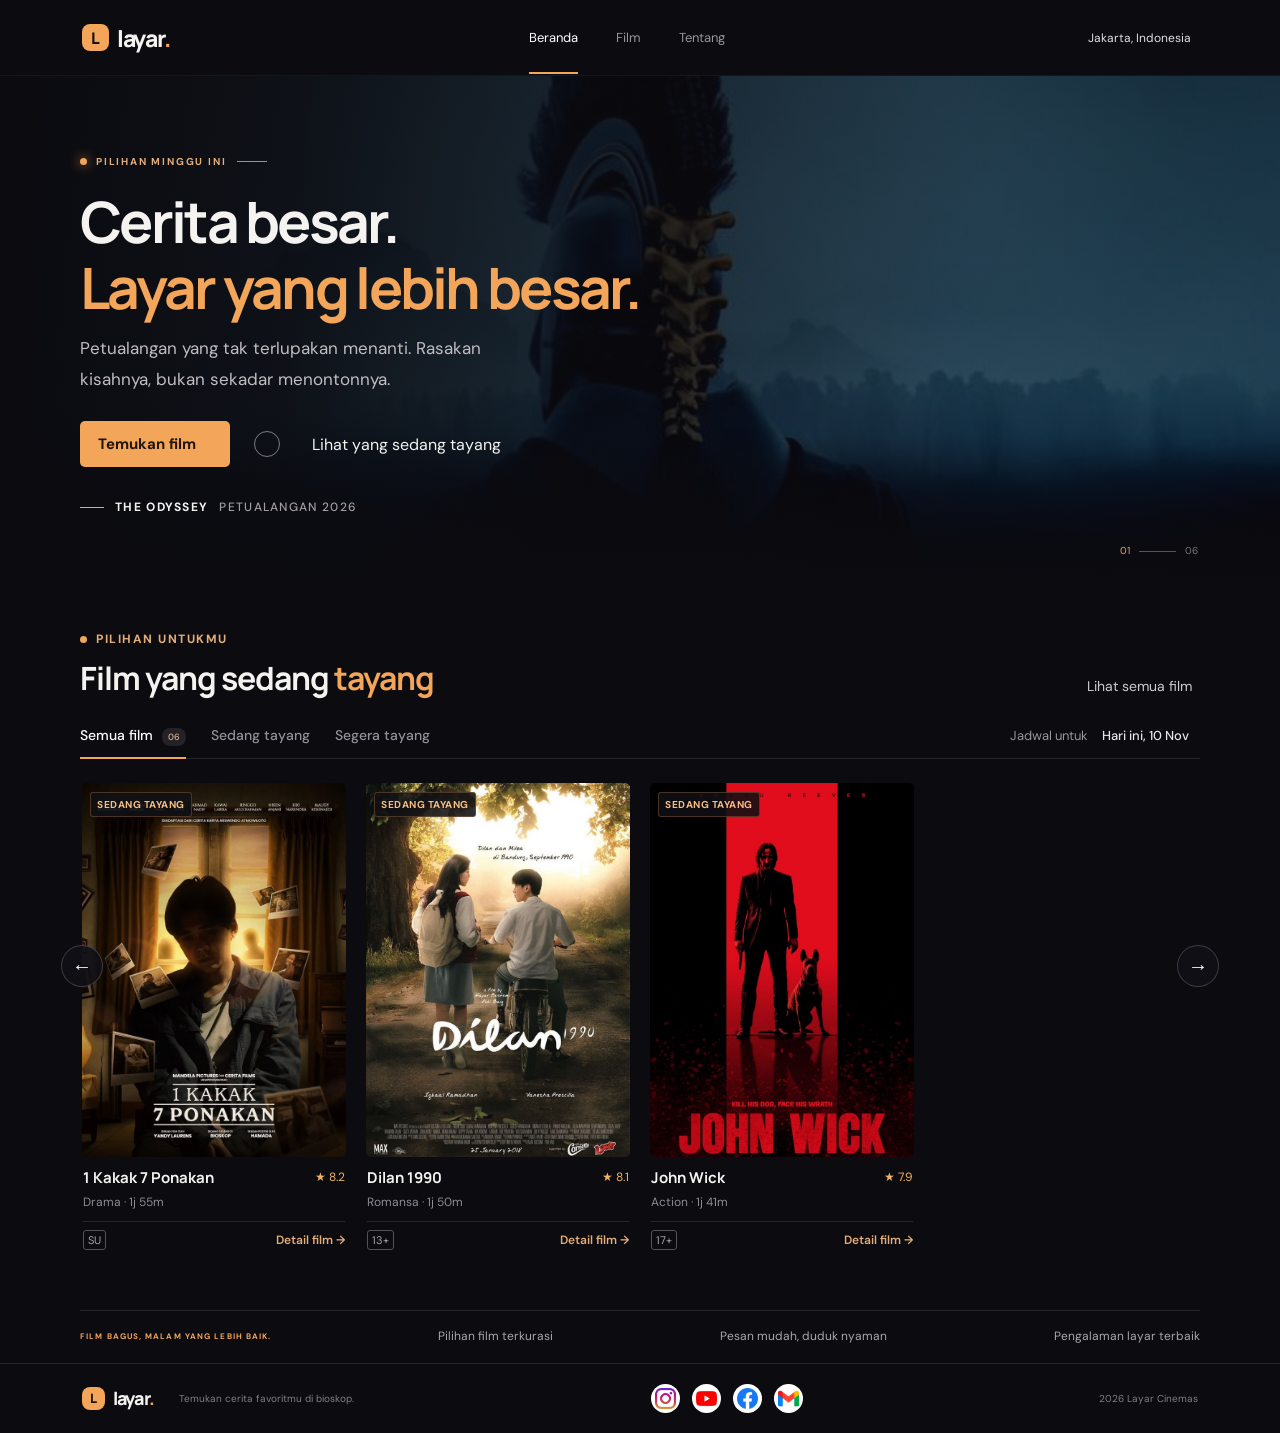
<file: index.html>
<!doctype html>
<html lang="id">
  <head>
    <meta charset="utf-8" />
    <meta name="viewport" content="width=device-width, initial-scale=1" />
    <meta name="theme-color" content="#0b0b10" />
    <meta
      name="description"
      content="Temukan film favorit dan pesan tiket bioskop dengan mudah bersama Layar."
    />
    <title>Layar - Cerita dimulai di sini</title>
    <link rel="preconnect" href="https://fonts.googleapis.com" />
    <link rel="preconnect" href="https://fonts.gstatic.com" crossorigin />
    <link
      href="https://fonts.googleapis.com/css2?family=DM+Sans:wght@400;500;600;700;800&family=Manrope:wght@400;500;600;700;800&display=swap"
      rel="stylesheet"
    />
    <link rel="stylesheet" href="style.css" />
  </head>
  <body>
    <header class="topbar">
      <a class="brand" href="#home" aria-label="Layar beranda"
        ><span class="brand-mark">L</span>layar<span class="brand-dot">.</span></a
      >
      <nav class="nav-links" aria-label="Navigasi utama">
        <a class="active" href="index.html">Beranda</a><a href="movies.html">Film</a
        ><a href="index.html#tentang">Tentang</a>
      </nav>
      <a class="location" href="movies.html"
        ><span class="pin"></span> Jakarta, Indonesia <span class="chevron"></span></a
      >
      <a class="mobile-ticket" href="booking.html">Pesan tiket <span></span></a>
    </header>

    <main id="home" data-page="home">
      <section class="hero" aria-label="Film pilihan">
        <img
          class="hero-image"
          src="Images/scene%20landscape/Odyssey%20Scene%201.jpeg"
          alt="Pemandangan epik dari film The Odyssey"
        />
        <div class="hero-shade"></div>
        <div class="hero-content">
          <div class="eyebrow">
            <span class="live-dot"></span> PILIHAN MINGGU INI <span class="eyebrow-line"></span>
          </div>
          <h1>Cerita besar.<br /><span>Layar yang lebih besar.</span></h1>
          <p>
            Petualangan yang tak terlupakan menanti. Rasakan kisahnya, bukan sekadar menontonnya.
          </p>
          <div class="hero-actions">
            <a class="button-primary" href="movies.html">Temukan film <span></span></a
        <a class="button-quiet" href="movies.html"
              ><span class="play"></span> Lihat yang sedang tayang</a
            >
          </div>
          <div class="hero-caption">
            <span class="caption-rule"></span><span>THE ODYSSEY</span
            ><span class="caption-muted">PETUALANGAN  2026</span>
          </div>
        </div>
        <div class="hero-count"><span>01</span> <i></i> 06</div>
      </section>

      <section class="movies-section" id="film">
        <div class="section-heading">
          <div>
            <div class="section-kicker"><span></span> PILIHAN UNTUKMU</div>
            <h2>Film yang sedang <span>tayang</span></h2>
          </div>
        <a class="all-link" href="movies.html">Lihat semua film <span></span></a>
        </div>
        <div class="filters">
          <div class="filter-tabs" role="group" aria-label="Filter film">
            <button class="filter active" data-filter="all">Semua film <span>06</span></button
            ><button class="filter" data-filter="now">Sedang tayang</button
            ><button class="filter" data-filter="soon">Segera tayang</button>
          </div>
          <div class="schedule">
            <span class="calendar-icon"></span><span>Jadwal untuk</span
            ><button id="date-button">Hari ini, 10 Nov <span></span></button>
          </div>
        </div>
        <div class="poster-carousel-wrap">
          <button class="carousel-arrow carousel-prev" type="button" aria-label="Poster sebelumnya" data-scroll="-1">&larr;</button>
          <div class="movie-grid poster-carousel" id="daftar-film" tabindex="0" aria-label="Daftar poster film"></div>
          <button class="carousel-arrow carousel-next" type="button" aria-label="Poster berikutnya" data-scroll="1">&rarr;</button>
        </div>
        <div class="trust-row">
          <span>FILM BAGUS, MALAM YANG LEBIH BAIK.</span>
          <div><span></span> Pilihan film terkurasi</div>
          <div><span></span> Pesan mudah, duduk nyaman</div>
          <div><span></span> Pengalaman layar terbaik</div>
        </div>
      </section>
    </main>
    <footer id="tentang">
      <a class="brand" href="#home"
        ><span class="brand-mark">L</span>layar<span class="brand-dot">.</span></a
      ><span>Temukan cerita favoritmu di bioskop.</span><div class="social-links" aria-label="Media sosial"><a href="https://instagram.com" aria-label="Instagram"><img src="Images/Icon/instagram%20icon.png" alt="Instagram"></a><a href="https://youtube.com" aria-label="YouTube"><img src="Images/Icon/youtube%20Icon.png" alt="YouTube"></a><a href="https://facebook.com" aria-label="Facebook"><img src="Images/Icon/facebook%20icon.png" alt="Facebook"></a><a href="mailto:halo@layar.id" aria-label="Email"><img src="Images/Icon/gmail%20icon.png" alt="Email"></a></div><span>2026 Layar Cinemas</span>
    </footer>
    <script src="site.js"></script>
  </body>
</html>
</file>
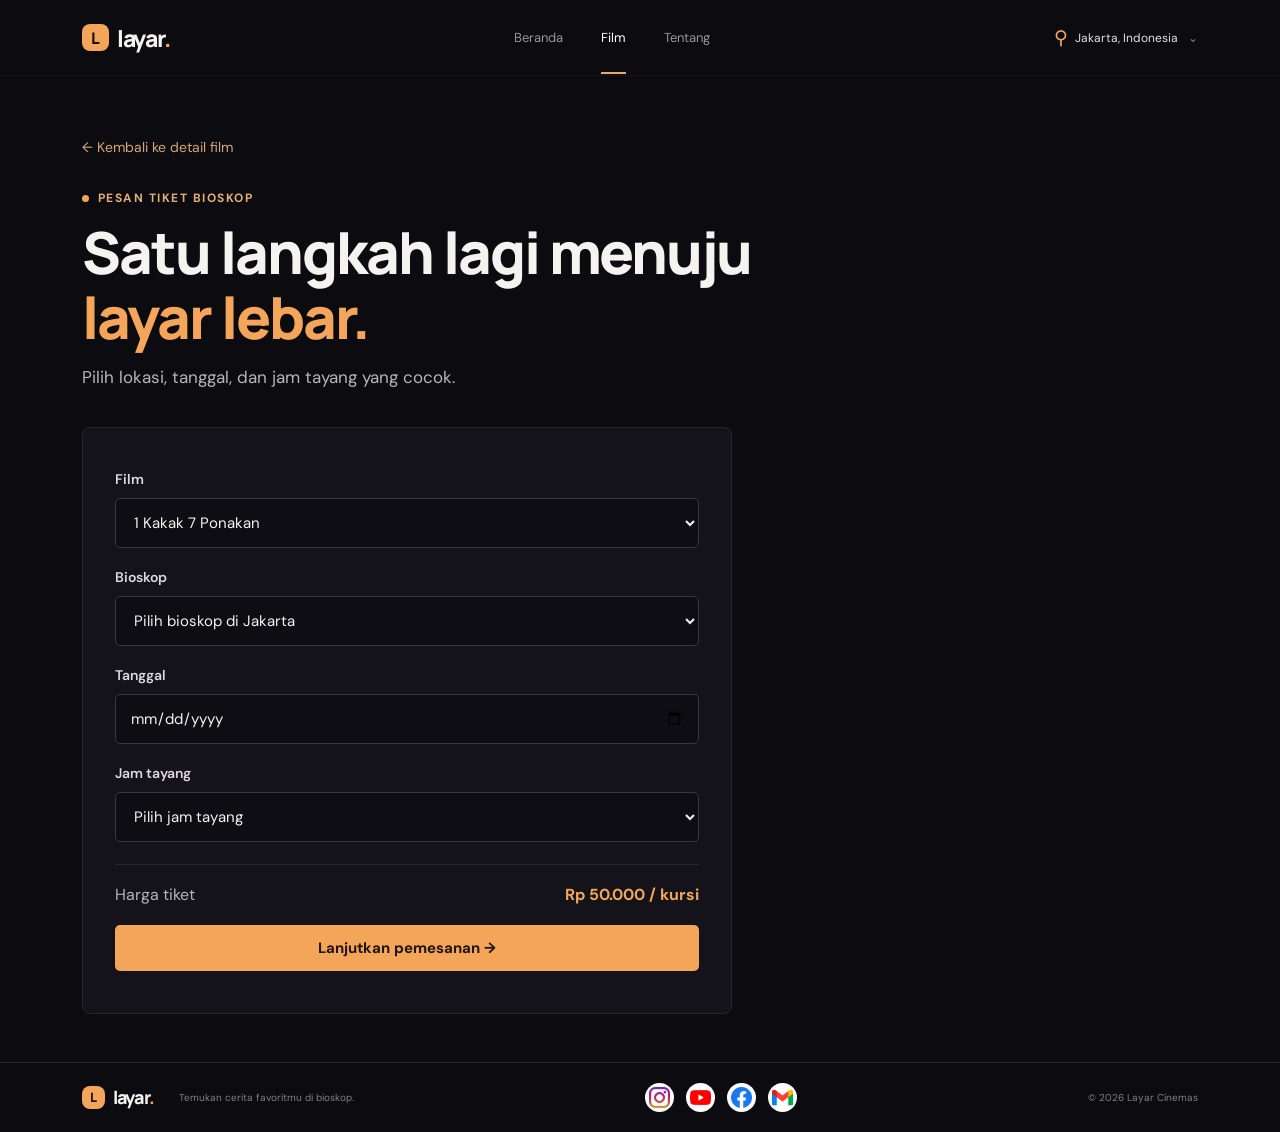
<file: booking.html>
<!doctype html>
<html lang="id">
<head><meta charset="utf-8"><meta name="viewport" content="width=device-width, initial-scale=1"><meta name="theme-color" content="#0b0b10"><title>Pesan Tiket — Layar</title><link rel="preconnect" href="https://fonts.googleapis.com"><link rel="preconnect" href="https://fonts.gstatic.com" crossorigin><link href="https://fonts.googleapis.com/css2?family=DM+Sans:wght@400;500;600;700;800&family=Manrope:wght@400;500;600;700;800&display=swap" rel="stylesheet"><link rel="stylesheet" href="style.css"></head>
<body><div data-page="booking"></div><script src="site.js"></script></body>
</html>
</file>
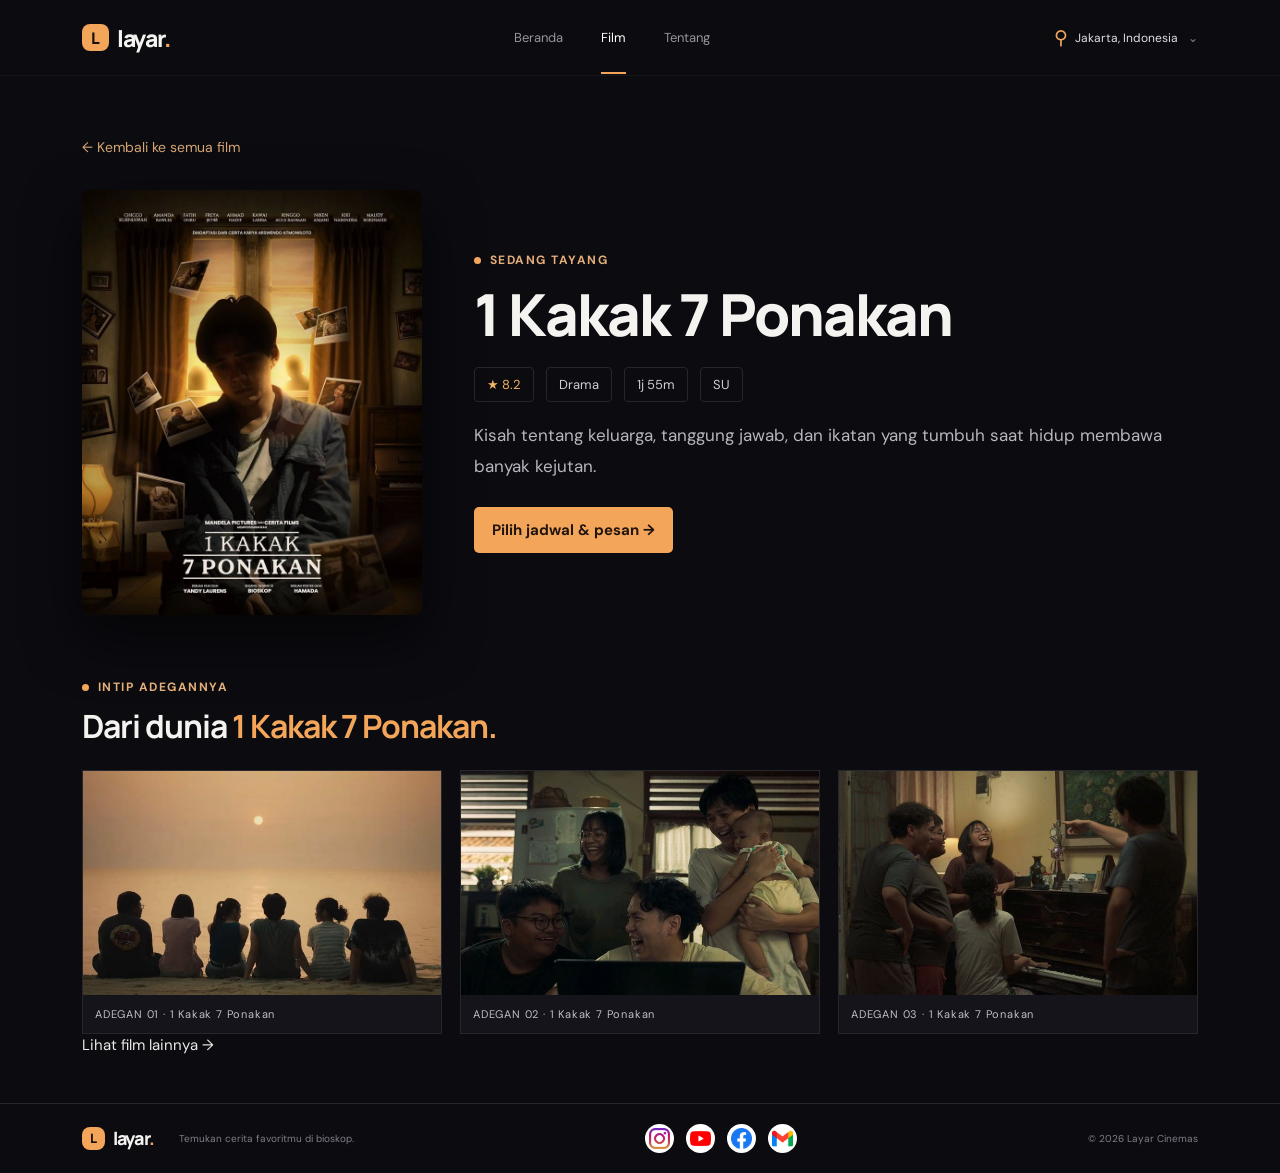
<file: film.html>
<!doctype html>
<html lang="id">
<head><meta charset="utf-8"><meta name="viewport" content="width=device-width, initial-scale=1"><meta name="theme-color" content="#0b0b10"><title>Detail Film — Layar</title><link rel="preconnect" href="https://fonts.googleapis.com"><link rel="preconnect" href="https://fonts.gstatic.com" crossorigin><link href="https://fonts.googleapis.com/css2?family=DM+Sans:wght@400;500;600;700;800&family=Manrope:wght@400;500;600;700;800&display=swap" rel="stylesheet"><link rel="stylesheet" href="style.css"></head>
<body><div data-page="detail"></div><script src="site.js"></script></body>
</html>
</file>
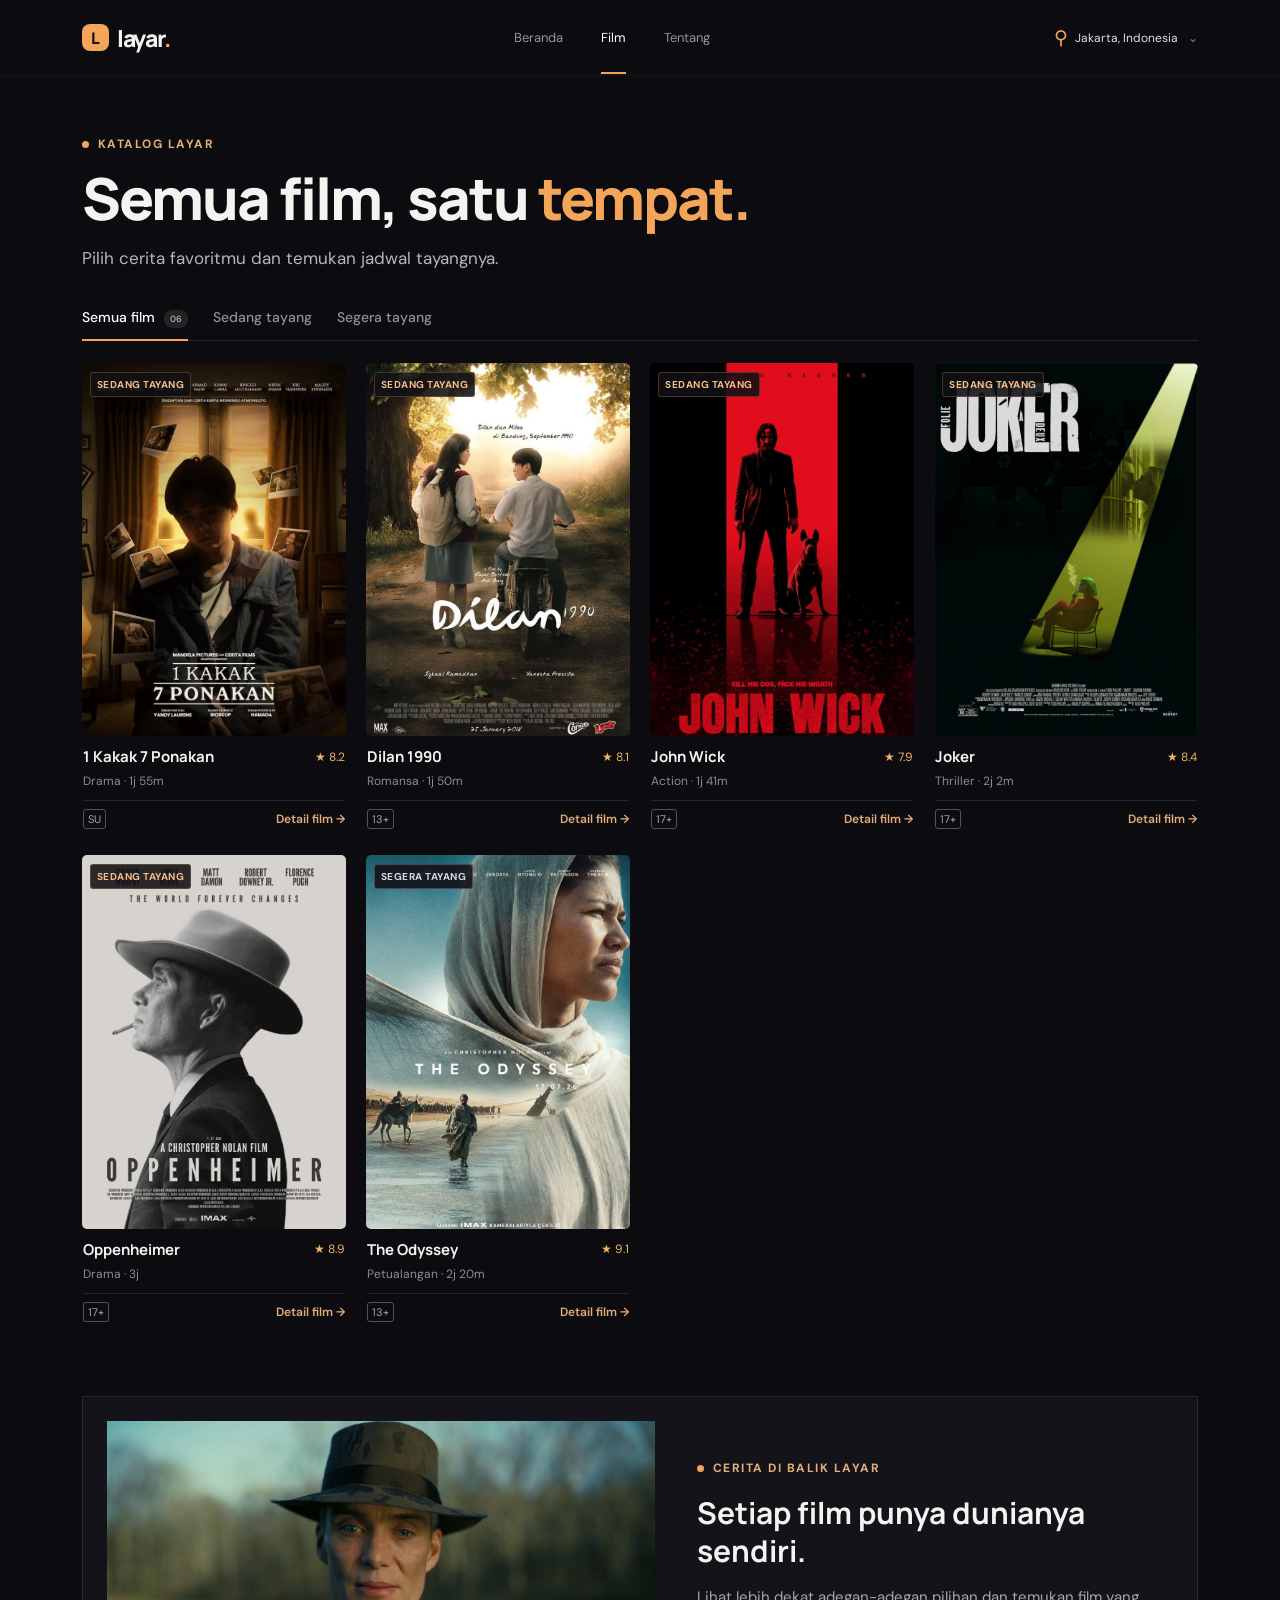
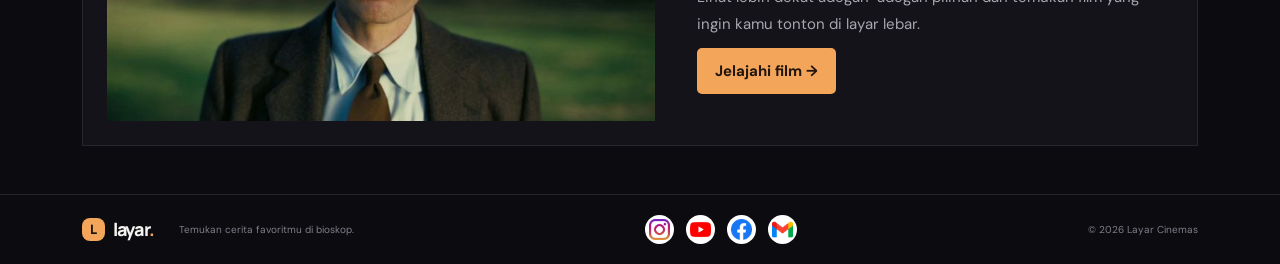
<file: movies.html>
<!doctype html>
<html lang="id">
<head><meta charset="utf-8"><meta name="viewport" content="width=device-width, initial-scale=1"><meta name="theme-color" content="#0b0b10"><title>Semua Film — Layar</title><link rel="preconnect" href="https://fonts.googleapis.com"><link rel="preconnect" href="https://fonts.gstatic.com" crossorigin><link href="https://fonts.googleapis.com/css2?family=DM+Sans:wght@400;500;600;700;800&family=Manrope:wght@400;500;600;700;800&display=swap" rel="stylesheet"><link rel="stylesheet" href="style.css"></head>
<body><div data-page="movies"></div><script src="site.js"></script></body>
</html>
</file>
<file: style.css>
:root {
  --bg: #0b0b10;
  --panel: #131319;
  --text: #f5f3f0;
  --muted: #92919b;
  --accent: #f3a55a;
  --line: #27262d;
}
body {
  font-size: 16px;
}
* {
  box-sizing: border-box;
}
html {
  scroll-behavior: smooth;
}
body {
  margin: 0;
  background: var(--bg);
  color: var(--text);
  font-family: 'DM Sans', sans-serif;
  -webkit-font-smoothing: antialiased;
}
.movie-card[hidden] {
  display: none !important;
}
a {
  color: inherit;
  text-decoration: none;
}
.topbar {
  height: 76px;
  padding: 0 max(calc((100vw - 1280px) / 2), 6.4%);
  display: flex;
  align-items: center;
  border-bottom: 1px solid #ffffff0b;
  position: relative;
  z-index: 2;
  background: #0b0b10;
}
.brand {
  font:
    800 23px Manrope,
    sans-serif;
  letter-spacing: -1.3px;
  display: flex;
  align-items: center;
  gap: 8px;
}
.brand-mark {
  width: 27px;
  height: 27px;
  background: var(--accent);
  color: #17100b;
  display: grid;
  place-items: center;
  border-radius: 8px;
  font-size: 16px;
  letter-spacing: -1px;
}
.brand-dot {
  color: var(--accent);
  margin-left: -8px;
}
.nav-links {
  display: flex;
  gap: 38px;
  margin: auto;
  font-size: 13px;
  color: #96949d;
}
.nav-links a {
  padding: 28px 0;
  transition: color 0.2s;
}
.nav-links a:hover,
.nav-links .active {
  color: white;
}
.nav-links .active {
  box-shadow: inset 0 -2px var(--accent);
}
.location {
  font-size: 12px;
  color: #e1dfe4;
}
.pin {
  color: var(--accent);
  font-size: 19px;
  vertical-align: -2px;
  margin-right: 4px;
}
.chevron {
  margin-left: 7px;
  color: #85838c;
}
.mobile-ticket {
  display: none;
}
.hero {
  height: 506px;
  position: relative;
  overflow: hidden;
  background: #151317;
}
.hero-image {
  position: absolute;
  inset: 0;
  width: 100%;
  height: 100%;
  object-fit: cover;
  object-position: center 47%;
  opacity: 0.78;
}
.hero-image[src],
.poster-wrap img[src] {
  color: transparent;
}
.poster-wrap img {
  background: #211e27;
}
.hero-shade {
  position: absolute;
  inset: 0;
  background:
    linear-gradient(90deg, #0b0b10 0%, #0b0b10eb 22%, #0b0b10a8 46%, #0b0b1050 76%, #0b0b1040 100%),
    linear-gradient(0deg, #0b0b10 0%, transparent 29%, #0b0b1030 100%);
}
.hero-content {
  position: relative;
  max-width: 1120px;
  margin: auto;
  padding-top: 79px;
}
.eyebrow,
.section-kicker {
  font-size: 10px;
  font-weight: 700;
  letter-spacing: 1.8px;
  color: #e4ae7a;
  display: flex;
  align-items: center;
  gap: 9px;
}
.live-dot {
  height: 7px;
  width: 7px;
  border-radius: 50%;
  background: var(--accent);
  box-shadow: 0 0 12px #e88b3c;
}
.eyebrow-line {
  height: 1px;
  width: 30px;
  background: #bd8c64;
  margin-left: 2px;
}
.hero h1 {
  font:
    700 clamp(39px, 5vw, 57px)/1.15 Manrope,
    sans-serif;
  letter-spacing: -2.7px;
  margin: 21px 0 13px;
}
.hero h1 span {
  color: #f3a55a;
}
.hero-content > p {
  color: #c1bdc2;
  font-size: 17px;
  line-height: 1.8;
  max-width: 440px;
  margin: 0;
}
.hero-actions {
  display: flex;
  align-items: center;
  gap: 24px;
  margin-top: 27px;
}
.button-primary {
  background: var(--accent);
  color: #21150e;
  padding: 13px 18px;
  border-radius: 5px;
  font-size: 15px;
  font-weight: 700;
  transition:
    background 0.2s,
    transform 0.2s;
}
.button-primary:hover {
  background: #ffc17d;
  transform: translateY(-2px);
}
.button-primary span {
  margin-left: 16px;
}
.button-quiet {
  font-size: 15px;
  color: #ece9e7;
}
.play {
  display: inline-grid;
  place-items: center;
  width: 26px;
  height: 26px;
  border: 1px solid #ffffff74;
  border-radius: 50%;
  font-size: 9px;
  margin-right: 8px;
}
.hero-caption {
  position: absolute;
  top: 423px;
  display: flex;
  align-items: center;
  gap: 11px;
  font-size: 12px;
  font-weight: 700;
  letter-spacing: 1.3px;
}
.caption-rule {
  width: 24px;
  height: 1px;
  background: var(--accent);
}
.caption-muted {
  color: #a29da0;
  font-weight: 500;
}
.hero-count {
  position: absolute;
  right: max(calc((100vw - 1280px) / 2), 6.4%);
  bottom: 25px;
  font-size: 10px;
  color: #77757e;
}
.hero-count span {
  color: var(--accent);
}
.hero-count i {
  display: inline-block;
  width: 37px;
  height: 1px;
  background: #57525a;
  vertical-align: middle;
  margin: 0 6px;
}
.movies-section {
  max-width: 1120px;
  margin: 0 auto;
  padding: 49px 0 0;
}
.section-heading {
  display: flex;
  align-items: end;
  justify-content: space-between;
}
.section-kicker {
  font-size: 12px;
  letter-spacing: 1.5px;
}
.section-kicker span {
  width: 7px;
  height: 7px;
  border-radius: 50%;
  background: var(--accent);
}
.section-heading h2 {
  font:
    700 32px Manrope,
    sans-serif;
  letter-spacing: -1px;
  margin: 9px 0 0;
}
.section-heading h2 span {
  color: var(--accent);
}
.all-link {
  font-size: 14px;
  color: #cfccd1;
  padding-bottom: 5px;
}
.all-link span {
  color: var(--accent);
  margin-left: 8px;
}
.filters {
  display: flex;
  align-items: center;
  justify-content: space-between;
  margin-top: 26px;
  margin-bottom: 20px;
  border-bottom: 1px solid var(--line);
}
.filter-tabs {
  display: flex;
  gap: 25px;
}
.filter {
  border: 0;
  background: none;
  color: #92909a;
  padding: 0 0 14px;
  font:
    500 14px 'DM Sans',
    sans-serif;
  cursor: pointer;
  position: relative;
}
.filter.active {
  color: white;
}
.filter.active:after {
  content: '';
  position: absolute;
  bottom: -1px;
  left: 0;
  right: 0;
  height: 2px;
  background: var(--accent);
}
.filter span {
  font-size: 9px;
  background: #242127;
  color: #d8b28e;
  padding: 3px 6px;
  border-radius: 8px;
  margin-left: 5px;
}
.schedule {
  display: flex;
  align-items: center;
  gap: 8px;
  color: #99959e;
  font-size: 13px;
  padding-bottom: 13px;
}
.calendar-icon {
  color: var(--accent);
  font-size: 15px;
}
.schedule button {
  border: 0;
  background: none;
  color: #e8e4e7;
  font:
    500 13px 'DM Sans',
    sans-serif;
  cursor: pointer;
}
.schedule button span {
  color: var(--accent);
  padding-left: 5px;
}
.movie-grid {
  display: grid;
  grid-template-columns: repeat(4, minmax(0, 1fr));
  gap: 26px 20px;
}
.poster-carousel-wrap { position:relative; }
.movie-grid.poster-carousel {
  display:flex;
  gap:20px;
  overflow-x:auto;
  overflow-y:hidden;
  padding:4px 2px 18px;
  scroll-snap-type:x mandatory;
  scroll-behavior:smooth;
  scrollbar-width:thin;
  scrollbar-color:var(--accent) #25232b;
}
.poster-carousel .movie-card {
  flex:0 0 calc((100% - 60px) / 4);
  scroll-snap-align:start;
}
.carousel-arrow {
  position:absolute;
  z-index:1;
  top:34%;
  width:42px;
  height:42px;
  display:grid;
  place-items:center;
  border:1px solid #ffffff30;
  border-radius:50%;
  background:#111016e8;
  color:#fff;
  font-size:20px;
  cursor:pointer;
  transition:background .2s,transform .2s;
}
.carousel-arrow:hover { background:var(--accent);color:#17100b;transform:scale(1.06); }
.carousel-prev { left:-19px; }
.carousel-next { right:-19px; }
.movie-card {
  min-width: 0;
}
.poster-wrap {
  display: block;
  position: relative;
  overflow: hidden;
  aspect-ratio: 2/2.83;
  border-radius: 5px;
  background: #1c1b22;
}
.poster-wrap img {
  width: 100%;
  height: 100%;
  object-fit: cover;
  display: block;
  transition:
    transform 0.45s,
    filter 0.3s;
}
.poster-wrap:hover img {
  transform: scale(1.045);
  filter: brightness(0.7);
}
.poster-tag {
  position: absolute;
  top: 9px;
  left: 8px;
  background: #101015df;
  color: #f6bd85;
  border: 1px solid #f3a55a40;
  border-radius: 3px;
  padding: 5px 6px;
  font-size: 10px;
  letter-spacing: 0.5px;
  font-weight: 700;
}
.poster-tag.upcoming {
  color: #ded4ed;
  border-color: #b89adb55;
}
.poster-play {
  position: absolute;
  left: 50%;
  top: 50%;
  transform: translate(-50%, -50%);
  background: var(--accent);
  color: #1a120c;
  width: 37px;
  height: 37px;
  display: grid;
  place-items: center;
  border-radius: 50%;
  font-size: 12px;
  opacity: 0;
  transition: opacity 0.2s;
}
.poster-wrap:hover .poster-play {
  opacity: 1;
}
.movie-info {
  padding: 10px 1px 0;
}
.movie-title-row {
  display: flex;
  align-items: center;
  justify-content: space-between;
  gap: 5px;
}
.movie-title-row h3 {
  font:
    700 15px Manrope,
    sans-serif;
  white-space: nowrap;
  overflow: hidden;
  text-overflow: ellipsis;
  margin: 0;
}
.rating {
  font-size: 12px;
  color: #f0b263;
  white-space: nowrap;
}
.movie-meta {
  font-size: 12px;
  color: #8f8b95;
  margin-top: 6px;
}
.movie-meta span {
  color: #55515b;
  margin: 0 3px;
}
.movie-bottom {
  border-top: 1px solid #27252c;
  margin-top: 11px;
  padding-top: 8px;
  display: flex;
  align-items: center;
  justify-content: space-between;
}
.age {
  border: 1px solid #55515a;
  border-radius: 3px;
  font-size: 11px;
  color: #a7a3ad;
  padding: 2px 4px;
}
.movie-bottom > a {
  font-size: 12px;
  font-weight: 600;
  color: #e5ad79;
}
.movie-bottom > a span {
  margin-left: 3px;
}
.trust-row {
  margin-top: 42px;
  padding: 17px 0 19px;
  border-top: 1px solid var(--line);
  display: flex;
  align-items: center;
  justify-content: space-between;
  color: #aaa6af;
  font-size: 12px;
}
.trust-row > span {
  font-size: 8px;
  letter-spacing: 1.1px;
  color: #f3a55a;
  font-weight: 700;
}
.trust-row div span {
  color: var(--accent);
  margin-right: 4px;
}
.inner-page {
  width: min(1120px, 87.2%);
  margin: 0 auto;
  padding: 60px 0 48px;
}
.page-heading { margin-bottom: 34px; }
.page-heading h1,.detail-copy h1 { font: 800 clamp(36px,5vw,58px)/1.12 Manrope,sans-serif;letter-spacing:-2px;margin:14px 0 12px; }
.page-heading h1 span,.detail-copy h1 span { color:var(--accent); }
.page-heading p,.detail-copy>p { color:#b9b5be;font-size:17px;line-height:1.8;margin:0; }
.catalog-grid { margin-top:22px; }
.catalog-grid .movie-card { min-width:0; }
.scene-feature { display:grid;grid-template-columns:1.15fr 1fr;align-items:center;gap:42px;margin-top:74px;padding:24px;border:1px solid var(--line);background:var(--panel); }
.scene-feature>img { width:100%;height:300px;object-fit:cover; }
.scene-feature h2 { font:700 30px/1.25 Manrope,sans-serif;margin:18px 0 12px; }
.scene-feature p { color:#aaa6af;font-size:15px;line-height:1.8;margin-bottom:22px; }
.back-link { display:inline-block;color:#d5a775;font-size:14px;margin-bottom:34px; }
.detail-hero { display:grid;grid-template-columns:minmax(220px,340px) 1fr;gap:52px;align-items:center; }
.detail-poster { width:100%;max-height:490px;object-fit:cover;border-radius:7px;box-shadow:0 22px 55px #0008; }
.detail-meta { display:flex;flex-wrap:wrap;gap:12px;margin:20px 0 18px; }
.detail-meta span { padding:8px 12px;border:1px solid var(--line);border-radius:4px;color:#d2cdd4;font-size:13px; }
.detail-meta span:first-child { color:#f0b263; }
.detail-copy .button-primary { display:inline-block;margin-top:25px; }
.gallery-section { margin-top:64px; }
.scene-gallery { display:grid;grid-template-columns:repeat(3,minmax(0,1fr));gap:18px;margin-top:22px; }
.scene-gallery figure { margin:0;background:#15141a;border:1px solid var(--line);overflow:hidden; }
.scene-gallery img { width:100%;aspect-ratio:16/10;object-fit:cover;display:block;transition:transform .4s; }
.scene-gallery figure:hover img { transform:scale(1.035); }
.scene-gallery figcaption { padding:12px;font-size:11px;letter-spacing:.8px;color:#c2bdc5; }
.booking-page .page-heading { max-width:760px; }
.booking-card { max-width:650px;padding:32px;background:var(--panel);border:1px solid var(--line);border-radius:8px;display:grid;grid-template-columns:1fr;gap:10px; }
.booking-card label { margin-top:10px;font-weight:600;font-size:14px;color:#ded9e0; }
.booking-card select,.booking-card input { width:100%;padding:13px 14px;border:1px solid #393640;border-radius:5px;background:#0e0d13;color:#f5f3f0;font:inherit;font-size:15px; }
.booking-summary { display:flex;justify-content:space-between;align-items:center;border-top:1px solid var(--line);padding-top:19px;margin-top:12px;color:#b6b1ba; }
.booking-summary strong { color:var(--accent); }
.booking-card .button-primary { border:0;cursor:pointer;font:700 15px 'DM Sans',sans-serif;margin-top:10px; }
.form-message { color:#e9bd91;margin:0;font-size:14px; }
.social-links { display:flex;align-items:center;gap:12px;margin-left:auto; }
.social-links a { width:29px;height:29px;padding:4px;border-radius:50%;background:#fff;display:grid;place-items:center;transition:transform .2s; }
.social-links a:hover { transform:translateY(-3px); }
.social-links img { width:100%;height:100%;object-fit:contain; }
.poster-wrap img[src] { color:transparent; }
footer {
  border-top: 1px solid var(--line);
  padding: 20px max(calc((100vw - 1120px) / 2), 6.4%);
  display: flex;
  align-items: center;
  gap: 25px;
  color: #817e88;
  font-size: 10px;
}
footer .brand {
  color: var(--text);
  font-size: 18px;
}
footer .brand-mark {
  width: 23px;
  height: 23px;
  font-size: 13px;
}
footer > span:last-child {
  margin-left: auto;
}
@media (min-width: 1450px) {
  .hero {
    height: 540px;
  }
  .hero-content {
    padding-top: 98px;
  }
}
@media (max-width: 1200px) {
  .hero-content,
  .movies-section {
    margin-left: 6.4%;
    margin-right: 6.4%;
  }
  .movie-grid { grid-template-columns: repeat(3, minmax(0, 1fr)); gap: 25px 18px; }
  .movie-grid.poster-carousel { gap:16px; }
  .poster-carousel .movie-card { flex-basis:calc((100% - 32px) / 3); }
  .catalog-grid { grid-template-columns: repeat(3, minmax(0, 1fr)); }
  .poster-wrap {
    aspect-ratio: 2/2.8;
  }
  .movie-title-row h3 {
    font-size: 13px;
  }
  .hero {
    height: 490px;
  }
}
@media (max-width: 700px) {
  .topbar {
    height: 63px;
    padding: 0 20px;
  }
  .brand {
    font-size: 21px;
  }
  .nav-links {
    gap: 19px;
    font-size: 11px;
  }
  .nav-links a {
    padding: 23px 0;
  }
  .location {
    display: none;
  }
  .hero {
    height: 475px;
  }
  .hero-image {
    object-position: 58% center;
  }
  .hero-shade {
    background:
      linear-gradient(90deg, #0b0b10 0%, #0b0b10e8 32%, #0b0b1090 70%, #0b0b1040 100%),
      linear-gradient(0deg, #0b0b10 0%, transparent 36%);
  }
  .hero-content {
    margin: 0 23px;
    padding-top: 78px;
  }
  .hero h1 {
    font-size: 43px;
    letter-spacing: -2.2px;
  }
  .hero-content > p {
    font-size: 16px;
    max-width: 340px;
  }
  .hero-caption {
    top: 405px;
  }
  .movies-section {
    margin: 0 20px;
    padding-top: 36px;
  }
  .section-heading h2 {
    font-size: 23px;
  }
  .all-link {
    font-size: 10px;
  }
  .filters {
    margin-top: 22px;
    align-items: end;
  }
  .filter-tabs {
    gap: 14px;
  }
  .filter {
    font-size: 12px;
  }
  .schedule {
    font-size: 0;
    gap: 4px;
  }
  .schedule button {
    font-size: 11px;
  }
  .movie-grid {
    grid-template-columns: repeat(2, minmax(0, 1fr));
    gap: 28px;
  }
  .movie-grid.poster-carousel { gap:14px; }
  .poster-carousel .movie-card { flex-basis:calc((100% - 14px) / 2); }
  .carousel-arrow { width:36px;height:36px;font-size:17px; }
  .catalog-grid { grid-template-columns: 1fr; }
  .inner-page { width:auto;margin:0 20px;padding-top:38px; }
  .scene-feature,.detail-hero { grid-template-columns:1fr;gap:24px; }
  .scene-feature { padding:16px;margin-top:50px; }
  .scene-feature>img { height:220px; }
  .detail-hero { max-width:520px;margin:auto; }
  .detail-poster { max-width:260px;max-height:380px; }
  .scene-gallery { grid-template-columns:1fr; }
  .booking-card { padding:22px; }
  .social-links { margin-left:0; }
  .poster-tag {
    font-size: 9px;
  }
  .movie-title-row h3 {
    font-size: 14px;
  }
  .trust-row {
    flex-wrap: wrap;
    justify-content: flex-start;
    gap: 13px 20px;
    margin-top: 30px;
  }
  .trust-row > span {
    width: 100%;
  }
  footer {
    padding: 18px 20px;
    gap: 12px;
    font-size: 9px;
  }
  footer > span:last-child {
    display: none;
  }
}
@media (max-width: 390px) {
  .nav-links {
    gap: 12px;
  }
  .nav-links a {
    font-size: 10px;
  }
  .section-heading h2 {
    font-size: 20px;
  }
  .filter-tabs {
    gap: 10px;
  }
  .filter {
    font-size: 11px;
  }
  .schedule button {
    font-size: 10px;
  }
  .hero h1 {
    font-size: 38px;
  }
  .button-quiet {
    font-size: 10px;
  }
  .hero-actions {
    gap: 15px;
  }
}
</file>
